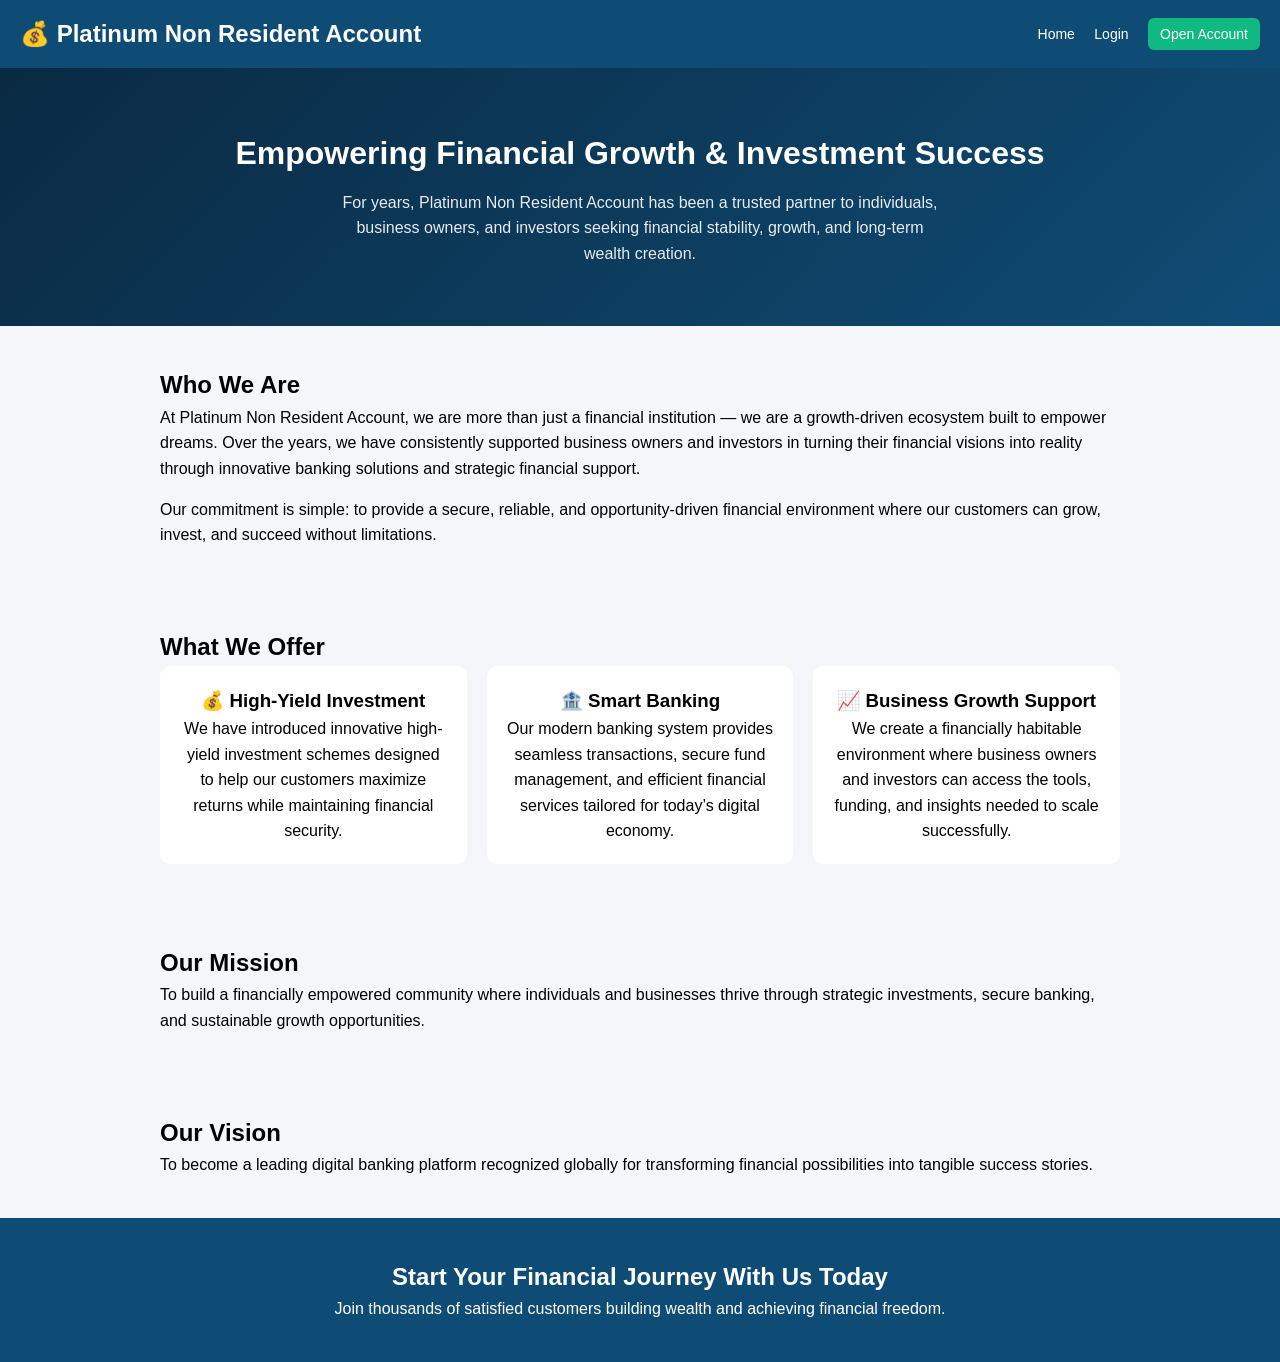
<file: frontend/about_us.html>
<!DOCTYPE html>
<html lang="en">
<head>
<meta charset="UTF-8">
<meta name="viewport" content="width=device-width, initial-scale=1.0">
<title>About Us - Platinum Non Resident Account</title>

<style>
* {
    margin: 0;
    padding: 0;
    box-sizing: border-box;
    font-family: Arial, sans-serif;
}

body {
    background: #f4f6f9;
    line-height: 1.6;
}

/* NAVBAR */
.navbar {
    background: #0f4c75;
    color: white;
    padding: 15px 20px;
}

.nav-flex {
    display: flex;
    justify-content: space-between;
    align-items: center;
}

.nav-flex a {
    color: white;
    text-decoration: none;
    margin-left: 15px;
    font-size: 14px;
}

.btn-bank {
    background: #10b981;
    padding: 8px 12px;
    border-radius: 6px;
}

/* HERO */
.hero {
    background: linear-gradient(135deg, #0a2a43, #0f4c75);
    color: white;
    padding: 60px 20px;
    text-align: center;
}

.hero h1 {
    font-size: 32px;
    margin-bottom: 10px;
}

.hero p {
    max-width: 600px;
    margin: auto;
    opacity: 0.9;
}

/* SECTION */
.section {
    padding: 40px 20px;
    max-width: 1000px;
    margin: auto;
}

/* GRID */
.grid {
    display: grid;
    grid-template-columns: repeat(3, 1fr);
    gap: 20px;
}

.card {
    background: white;
    padding: 20px;
    border-radius: 10px;
    text-align: center;
}

/* CTA */
.cta {
    background: #0f4c75;
    color: white;
    text-align: center;
    padding: 40px 20px;
}

/* MOBILE */
@media (max-width: 768px) {
    .grid {
        grid-template-columns: 1fr;
    }

    .hero h1 {
        font-size: 24px;
    }

    .nav-flex {
        flex-direction: column;
        gap: 10px;
    }
}
</style>

</head>

<body>

<!-- NAVBAR -->
<header class="navbar">
<div class="nav-flex">
    <h2>💰 Platinum Non Resident Account</h2>

    <nav>
        <a href="index.html">Home</a>
        <a href="login.html">Login</a>
        <a href="register.html" class="btn-bank">Open Account</a>
    </nav>
</div>
</header>

<!-- HERO -->
<div class="hero">
    <h1>Empowering Financial Growth & Investment Success</h1>
    <p>
        For years, Platinum Non Resident Account has been a trusted partner to individuals, business owners, and investors 
        seeking financial stability, growth, and long-term wealth creation.
    </p>
</div>

<!-- ABOUT -->
<div class="section">
    <h2>Who We Are</h2>
    <p>
        At Platinum Non Resident Account, we are more than just a financial institution — we are a growth-driven ecosystem 
        built to empower dreams. Over the years, we have consistently supported business owners and investors 
        in turning their financial visions into reality through innovative banking solutions and strategic 
        financial support.
    </p>

    <p style="margin-top:15px;">
        Our commitment is simple: to provide a secure, reliable, and opportunity-driven financial environment 
        where our customers can grow, invest, and succeed without limitations.
    </p>
</div>

<!-- SERVICES -->
<div class="section">
    <h2>What We Offer</h2>

    <div class="grid">

        <div class="card">
            <h3>💰 High-Yield Investment</h3>
            <p>
                We have introduced innovative high-yield investment schemes designed to help our customers 
                maximize returns while maintaining financial security.
            </p>
        </div>

        <div class="card">
            <h3>🏦 Smart Banking</h3>
            <p>
                Our modern banking system provides seamless transactions, secure fund management, and 
                efficient financial services tailored for today’s digital economy.
            </p>
        </div>

        <div class="card">
            <h3>📈 Business Growth Support</h3>
            <p>
                We create a financially habitable environment where business owners and investors can access 
                the tools, funding, and insights needed to scale successfully.
            </p>
        </div>

    </div>
</div>

<!-- MISSION -->
<div class="section">
    <h2>Our Mission</h2>
    <p>
        To build a financially empowered community where individuals and businesses thrive through 
        strategic investments, secure banking, and sustainable growth opportunities.
    </p>
</div>

<!-- VISION -->
<div class="section">
    <h2>Our Vision</h2>
    <p>
        To become a leading digital banking platform recognized globally for transforming financial 
        possibilities into tangible success stories.
    </p>
</div>

<!-- CTA -->
<div class="cta">
    <h2>Start Your Financial Journey With Us Today</h2>
    <p>Join thousands of satisfied customers building wealth and achieving financial freedom.</p>
</div>

</body>
</html>
</file>
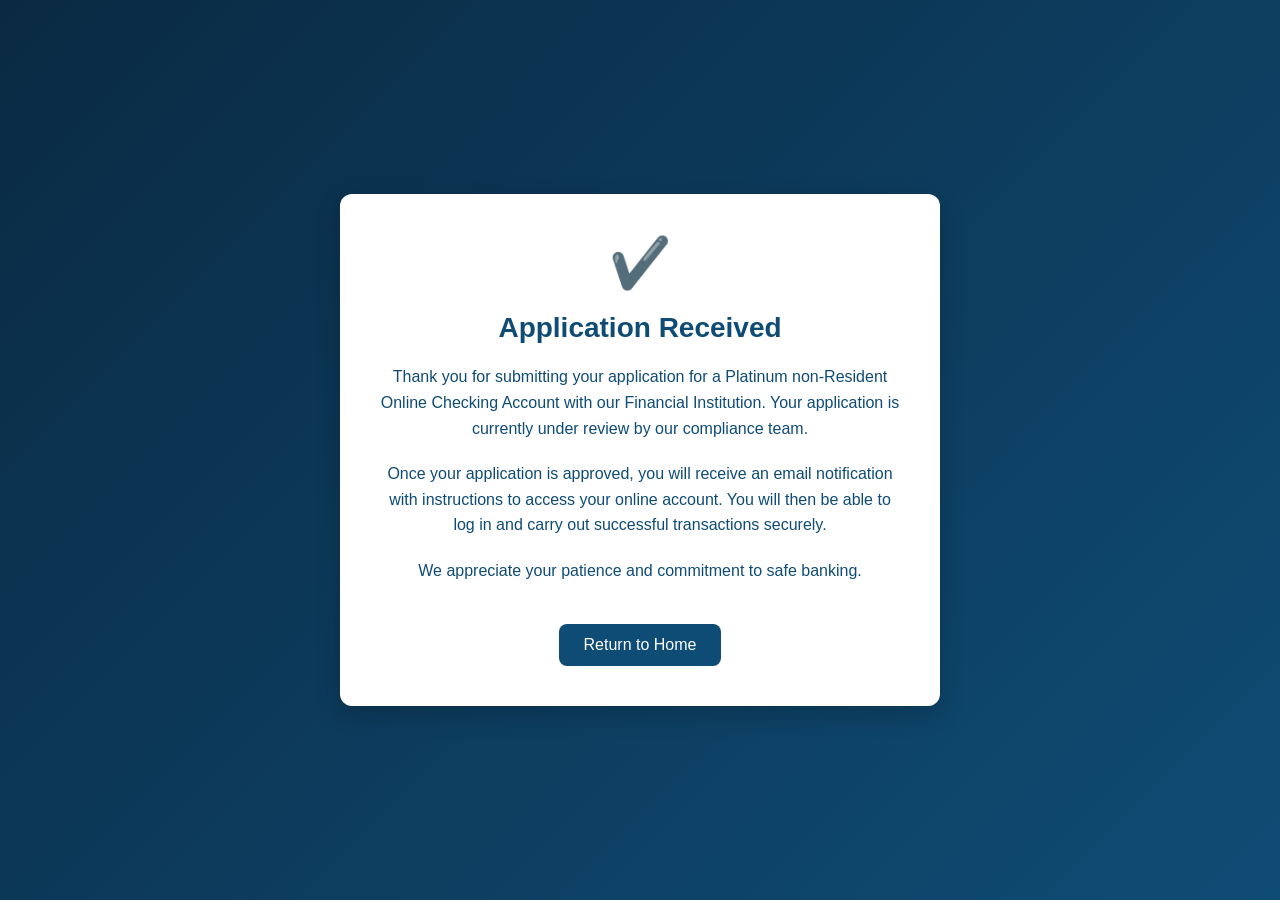
<file: frontend/confirm.html>
<!DOCTYPE html>
<html lang="en">
<head>
<meta charset="UTF-8">
<meta name="viewport" content="width=device-width, initial-scale=1.0">
<title>Application Received - Platinum Non Resident Account</title>

<style>
/* Reset & base */
* {
    margin: 0;
    padding: 0;
    box-sizing: border-box;
    font-family: 'Arial', sans-serif;
}

body {
    background: linear-gradient(135deg, #0a2a43, #0f4c75);
    color: #fff;
    min-height: 100vh;
    display: flex;
    justify-content: center;
    align-items: center;
    padding: 20px;
}

/* Card container */
.confirmation-card {
    background: #fff;
    color: #0f4c75;
    padding: 40px;
    border-radius: 12px;
    max-width: 600px;
    width: 100%;
    text-align: center;
    box-shadow: 0 8px 25px rgba(0,0,0,0.2);
}

/* Heading */
.confirmation-card h1 {
    font-size: 28px;
    margin-bottom: 20px;
}

/* Paragraphs */
.confirmation-card p {
    font-size: 16px;
    line-height: 1.6;
    margin-bottom: 20px;
}

/* Icon or illustration placeholder */
.confirmation-card .icon {
    font-size: 50px;
    margin-bottom: 20px;
    color: #10b981; /* green check mark */
}

/* Button */
.confirmation-card a {
    display: inline-block;
    margin-top: 20px;
    padding: 12px 25px;
    background: #0f4c75;
    color: #fff;
    text-decoration: none;
    border-radius: 8px;
    transition: background 0.3s;
}

.confirmation-card a:hover {
    background: #0a2a43;
}

/* Responsive */
@media (max-width: 768px) {
    .confirmation-card {
        padding: 30px 20px;
    }
    .confirmation-card h1 {
        font-size: 24px;
    }
    .confirmation-card p {
        font-size: 15px;
    }
}
</style>

</head>
<body>

<div class="confirmation-card">
    <div class="icon">✔️</div>
    <h1>Application Received</h1>
    <p>
        Thank you for submitting your application for a Platinum non-Resident Online Checking Account with our Financial Institution. 
        Your application is currently under review by our compliance team.
    </p>
    <p>
        Once your application is approved, you will receive an email notification with instructions to access your online account. 
        You will then be able to log in and carry out successful transactions securely.
    </p>
    <p>
        We appreciate your patience and commitment to safe banking.
    </p>
    <a href="index.html">Return to Home</a>
</div>

</body>
</html>
</file>
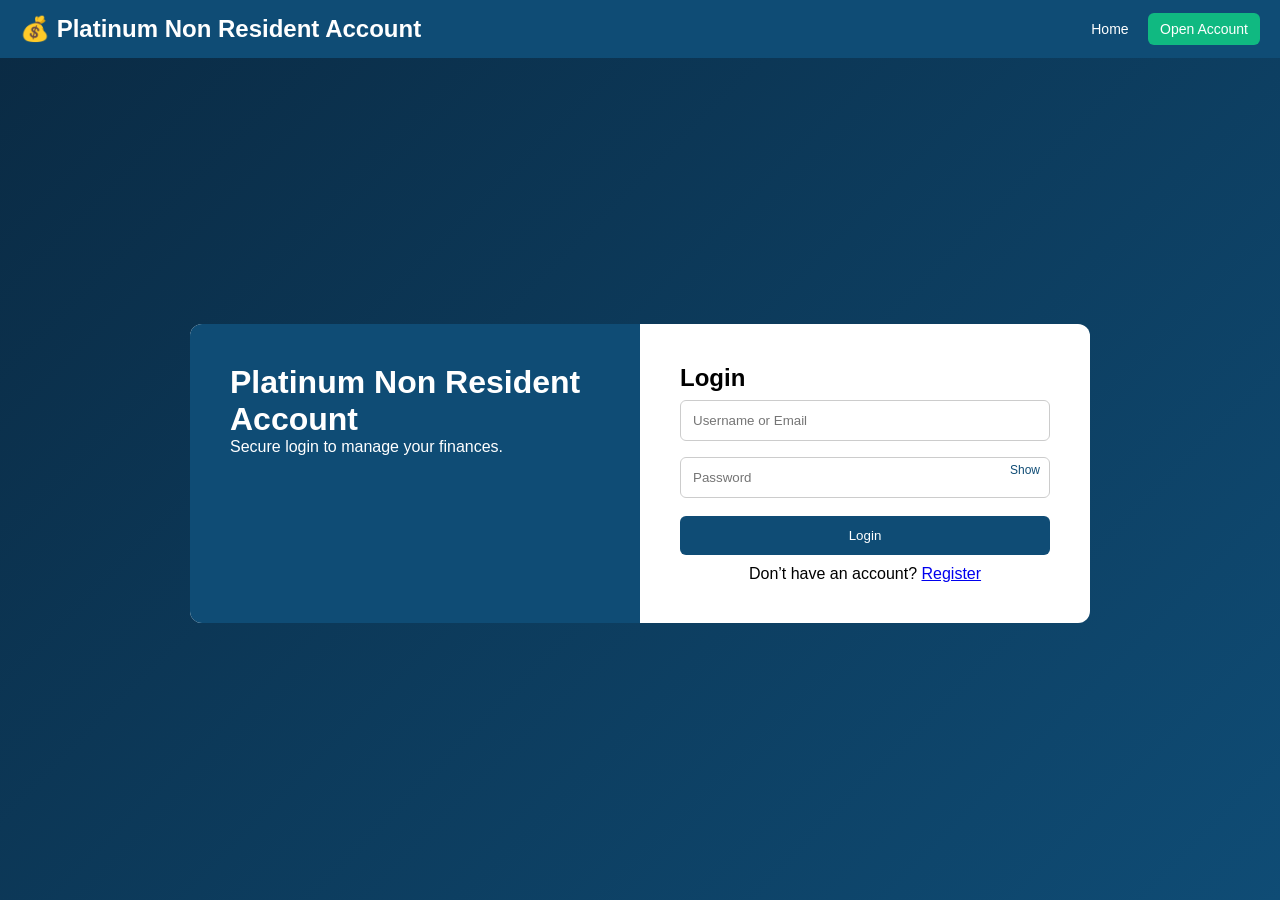
<file: frontend/login.html>
<!DOCTYPE html>
<html lang="en">
<head>
<meta charset="UTF-8">
<meta name="viewport" content="width=device-width, initial-scale=1.0">
<title>Login - Platinum Non Resident Account</title>

<style>
* {
    margin: 0;
    padding: 0;
    box-sizing: border-box;
    font-family: Arial, sans-serif;
}

body {
    background: linear-gradient(135deg, #0a2a43, #0f4c75);
    min-height: 100vh;
}

/* NAVBAR */
.navbar {
    background: #0f4c75;
    color: white;
    padding: 15px 20px;
}

.nav-flex {
    display: flex;
    justify-content: space-between;
    align-items: center;
}

.nav-flex a {
    color: white;
    text-decoration: none;
    margin-left: 15px;
    font-size: 14px;
}

.btn-bank {
    background: #10b981;
    padding: 8px 12px;
    border-radius: 6px;
}

/* MAIN */
.main {
    display: flex;
    justify-content: center;
    align-items: center;
    min-height: calc(100vh - 70px);
}

/* CARD */
.wrapper {
    width: 95%;
    max-width: 900px;
    display: flex;
    background: white;
    border-radius: 12px;
    overflow: hidden;
}

.left {
    flex: 1;
    background: #0f4c75;
    color: white;
    padding: 40px;
}

.right {
    flex: 1;
    padding: 40px;
}

input {
    width: 100%;
    padding: 12px;
    margin: 8px 0;
    border-radius: 6px;
    border: 1px solid #ccc;
}

/* Password toggle */
.password-wrapper {
    position: relative;
}

.password-wrapper span {
    position: absolute;
    right: 10px;
    top: 14px;
    cursor: pointer;
    font-size: 12px;
    color: #0f4c75;
}

button {
    width: 100%;
    padding: 12px;
    background: #0f4c75;
    color: white;
    border: none;
    border-radius: 6px;
    margin-top: 10px;
    cursor: pointer;
}

button:hover {
    background: #0a2a43;
}

.link {
    text-align: center;
    margin-top: 10px;
}

/* LOADING SPINNER */
.spinner {
    width: 40px;
    height: 40px;
    border: 4px solid #ccc;
    border-top: 4px solid #0f4c75;
    border-radius: 50%;
    animation: spin 1s linear infinite;
    margin: auto;
}

@keyframes spin {
    100% { transform: rotate(360deg); }
}

/* MOBILE */
@media (max-width: 768px) {
    .wrapper { flex-direction: column; }
    .left { display: none; }
    .nav-flex { flex-direction: column; gap: 10px; }
}
</style>
</head>

<body>

<!-- NAVBAR -->
<header class="navbar">
<div class="nav-flex">
    <h2>💰 Platinum Non Resident Account</h2>
    <nav>
        <a href="index.html">Home</a>
        <a href="register.html" class="btn-bank">Open Account</a>
    </nav>
</div>
</header>

<!-- MAIN -->
<div class="main">
<div class="wrapper">

    <div class="left">
        <h1>Platinum Non Resident Account</h1>
        <p>Secure login to manage your finances.</p>
    </div>

    <div class="right">
        <h2>Login</h2>

        <input type="text" id="username" placeholder="Username or Email">

        <div class="password-wrapper">
            <input type="password" id="password" placeholder="Password">
            <span onclick="togglePassword()">Show</span>
        </div>

        <button onclick="login()">Login</button>

        <div class="link">
            Don’t have an account? <a href="register.html">Register</a>
        </div>
    </div>

</div>
</div>

<!-- LOADING OVERLAY -->
<div id="loadingOverlay" style="
display:none;
position:fixed;
top:0;
left:0;
width:100%;
height:100%;
background:rgba(0,0,0,0.6);
z-index:9999;
justify-content:center;
align-items:center;
">
<div style="background:white;padding:20px;border-radius:10px;text-align:center;">
<div class="spinner"></div>
<p style="margin-top:10px;">🔐 Verifying your credentials...</p>
</div>
</div>

<script>
const LOGIN_URL = "http://127.0.0.1:8000/api/accounts/login/";

/* Toggle password */
function togglePassword() {
    const pass = document.getElementById("password");
    pass.type = pass.type === "password" ? "text" : "password";
}

/* Login */
async function login() {

    const overlay = document.getElementById("loadingOverlay");

    const data = {
        username: document.getElementById("username").value.trim(),
        password: document.getElementById("password").value
    };

    if (!data.username || !data.password) {
        alert("Please enter username and password");
        return;
    }

    overlay.style.display = "flex";

    try {
        const res = await fetch(LOGIN_URL, {
            method: "POST",
            headers: {
                "Content-Type": "application/json"
            },
            body: JSON.stringify(data)
        });

        const response = await res.json();

        if (res.ok) {
            localStorage.setItem("token", response.access);

            setTimeout(() => {
                window.location.href = "dashboard.html";
            }, 800);

        } else {
            overlay.style.display = "none";
            alert(response.detail || "Invalid login credentials");
        }

    } catch (error) {
        overlay.style.display = "none";
        alert("Network error. Check server.");
        console.error(error);
    }
}
</script>

</body>
</html>
</file>
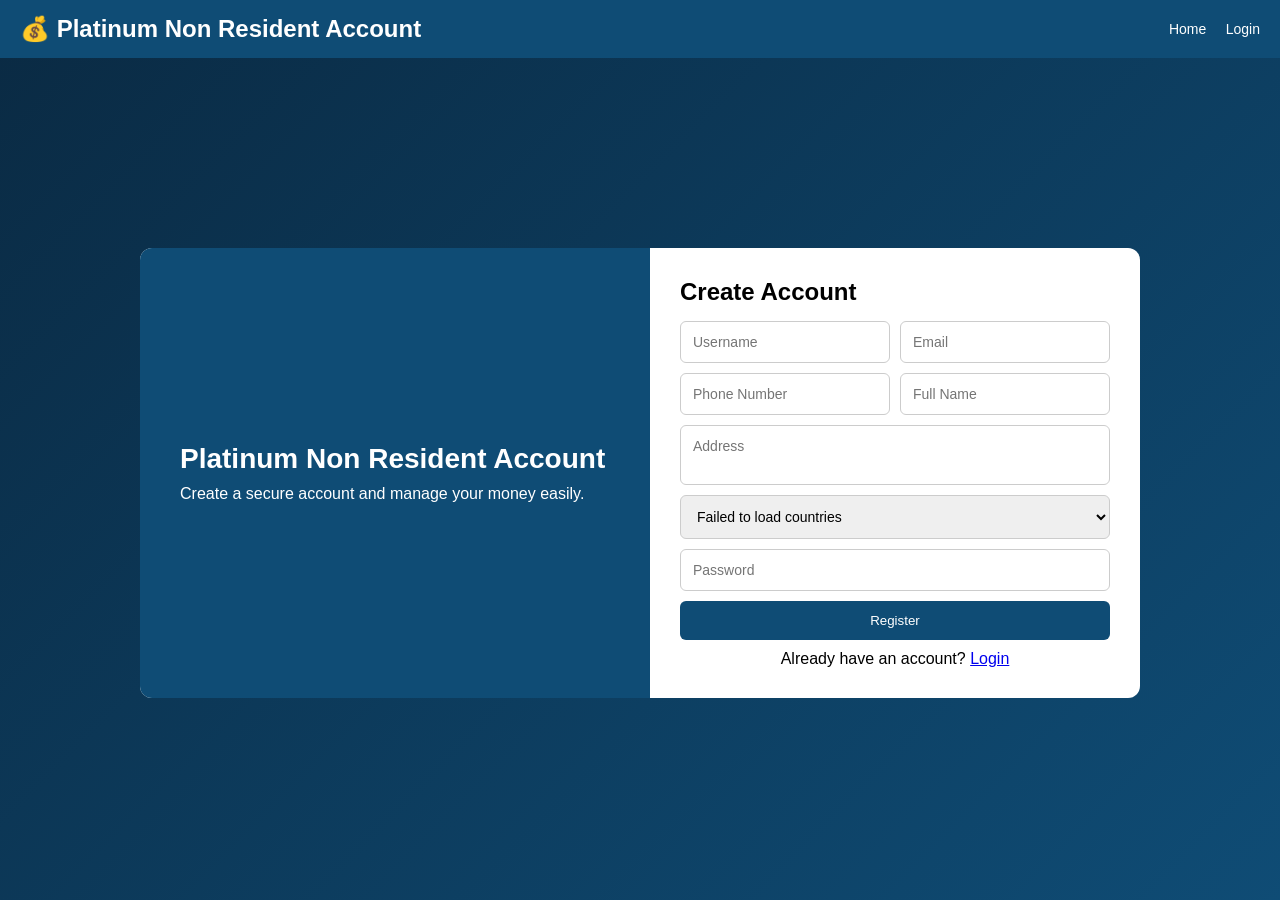
<file: frontend/register.html>
<!DOCTYPE html>
<html lang="en">
<head>
<meta charset="UTF-8">
<meta name="viewport" content="width=device-width, initial-scale=1.0">
<title>Register - Platinum Non Resident Account</title>

<style>
* {
    margin: 0;
    padding: 0;
    box-sizing: border-box;
    font-family: Arial, sans-serif;
}

body {
    background: linear-gradient(135deg, #0a2a43, #0f4c75);
    min-height: 100vh;
}

/* NAVBAR */
.navbar {
    background: #0f4c75;
    color: white;
    padding: 15px 20px;
}

.nav-flex {
    display: flex;
    justify-content: space-between;
    align-items: center;
}

.nav-flex a {
    color: white;
    text-decoration: none;
    margin-left: 15px;
    font-size: 14px;
}

.btn-bank {
    background: #10b981;
    padding: 8px 12px;
    border-radius: 6px;
}

/* MAIN CENTER */
.main {
    display: flex;
    justify-content: center;
    align-items: center;
    min-height: calc(100vh - 70px);
}

/* Container */
.wrapper {
    width: 95%;
    max-width: 1000px;
    display: flex;
    background: white;
    border-radius: 12px;
    overflow: hidden;
}

/* Left side */
.left {
    flex: 1;
    background: #0f4c75;
    color: white;
    padding: 40px;
    display: flex;
    flex-direction: column;
    justify-content: center;
}

.left h1 {
    font-size: 28px;
    margin-bottom: 10px;
}

/* Right side */
.right {
    flex: 1;
    padding: 30px;
}

.right h2 {
    margin-bottom: 15px;
}

/* Grid form */
.form-grid {
    display: grid;
    grid-template-columns: 1fr 1fr;
    gap: 10px;
}

input, select, textarea {
    width: 100%;
    padding: 12px;
    border-radius: 6px;
    border: 1px solid #ccc;
    font-size: 14px;
}

textarea {
    resize: none;
    height: 60px;
}

.full {
    grid-column: span 2;
}

button {
    width: 100%;
    padding: 12px;
    background: #0f4c75;
    color: white;
    border: none;
    border-radius: 6px;
    margin-top: 10px;
    cursor: pointer;
}

button:hover {
    background: #0a2a43;
}

.link {
    text-align: center;
    margin-top: 10px;
}

/* LOADING SPINNER */
.spinner {
    width: 40px;
    height: 40px;
    border: 4px solid #ccc;
    border-top: 4px solid #0f4c75;
    border-radius: 50%;
    animation: spin 1s linear infinite;
    margin: auto;
}

@keyframes spin {
    100% {
        transform: rotate(360deg);
    }
}

/* Mobile */
@media (max-width: 768px) {
    .wrapper {
        flex-direction: column;
    }

    .left {
        display: none;
    }

    .form-grid {
        grid-template-columns: 1fr;
    }

    .full {
        grid-column: span 1;
    }

    .nav-flex {
        flex-direction: column;
        gap: 10px;
    }
}
</style>

</head>

<body>

<!-- NAVBAR -->
<header class="navbar">
<div class="nav-flex">
    <h2>💰 Platinum Non Resident Account</h2>

    <nav>
        <a href="index.html">Home</a>
        <a href="login.html">Login</a>
    </nav>
</div>
</header>

<!-- MAIN -->
<div class="main">
<div class="wrapper">

    <!-- LEFT -->
    <div class="left">
        <h1>Platinum Non Resident Account</h1>
        <p>Create a secure account and manage your money easily.</p>
    </div>

    <!-- RIGHT -->
    <div class="right">
        <h2>Create Account</h2>

        <div class="form-grid">

            <input type="text" id="username" placeholder="Username">
            <input type="email" id="email" placeholder="Email">

            <input type="text" id="telephone" placeholder="Phone Number">
            <input type="text" id="full_name" placeholder="Full Name">

            <textarea id="address" class="full" placeholder="Address"></textarea>

            <select id="country" class="full">
                <option value="">Loading countries...</option>
            </select>

            <input type="password" id="password" placeholder="Password" class="full">

        </div>

        <button onclick="register()">Register</button>

        <div class="link">
            Already have an account? <a href="login.html">Login</a>
        </div>
    </div>

</div>
</div>

<!-- LOADING OVERLAY -->
<div id="loadingOverlay" style="
    display:none;
    position:fixed;
    top:0;
    left:0;
    width:100%;
    height:100%;
    background:rgba(0,0,0,0.6);
    z-index:9999;
    justify-content:center;
    align-items:center;
">

    <div style="
        background:white;
        padding:20px;
        border-radius:10px;
        text-align:center;
    ">
        <div class="spinner"></div>
        <p style="margin-top:10px;">Creating your account...</p>
    </div>

</div>

<script>
const API_URL = "http://127.0.0.1:8000/api/accounts";

/* Load countries */
fetch("https://restcountries.com/v3.1/all?fields=name")
.then(res => {
    if (!res.ok) throw new Error("Network error");
    return res.json();
})
.then(data => {
    const select = document.getElementById("country");
    select.innerHTML = '<option value="">Select Country</option>';

    data.sort((a, b) => a.name.common.localeCompare(b.name.common));

    data.forEach(country => {
        const option = document.createElement("option");
        option.value = country.name.common;
        option.textContent = country.name.common;
        select.appendChild(option);
    });
})
.catch(() => {
    document.getElementById("country").innerHTML =
        '<option value="">Failed to load countries</option>';
});

/* Register */
async function register() {

    const overlay = document.getElementById("loadingOverlay");

    const data = {
        username: document.getElementById("username").value,
        email: document.getElementById("email").value,
        telephone: document.getElementById("telephone").value,
        full_name: document.getElementById("full_name").value,
        address: document.getElementById("address").value,
        country: document.getElementById("country").value,
        password: document.getElementById("password").value
    };

    for (let key in data) {
        if (!data[key]) {
            alert("Please fill all fields");
            return;
        }
    }

    // SHOW LOADER
    overlay.style.display = "flex";

    try {
        const res = await fetch(`${API_URL}/register/`, {
            method: "POST",
            headers: {
                "Content-Type": "application/json"
            },
            body: JSON.stringify(data)
        });

        const response = await res.json();

        if (res.ok) {
            localStorage.setItem("token", response.token);

            setTimeout(() => {
                window.location.href = "dashboard.html";
            }, 1000);

        } else {
            overlay.style.display = "none";
            alert(JSON.stringify(response));
        }

    } catch (error) {
        overlay.style.display = "none";
        alert("Server error");
    }
}
</script>

</body>
</html>
</file>
